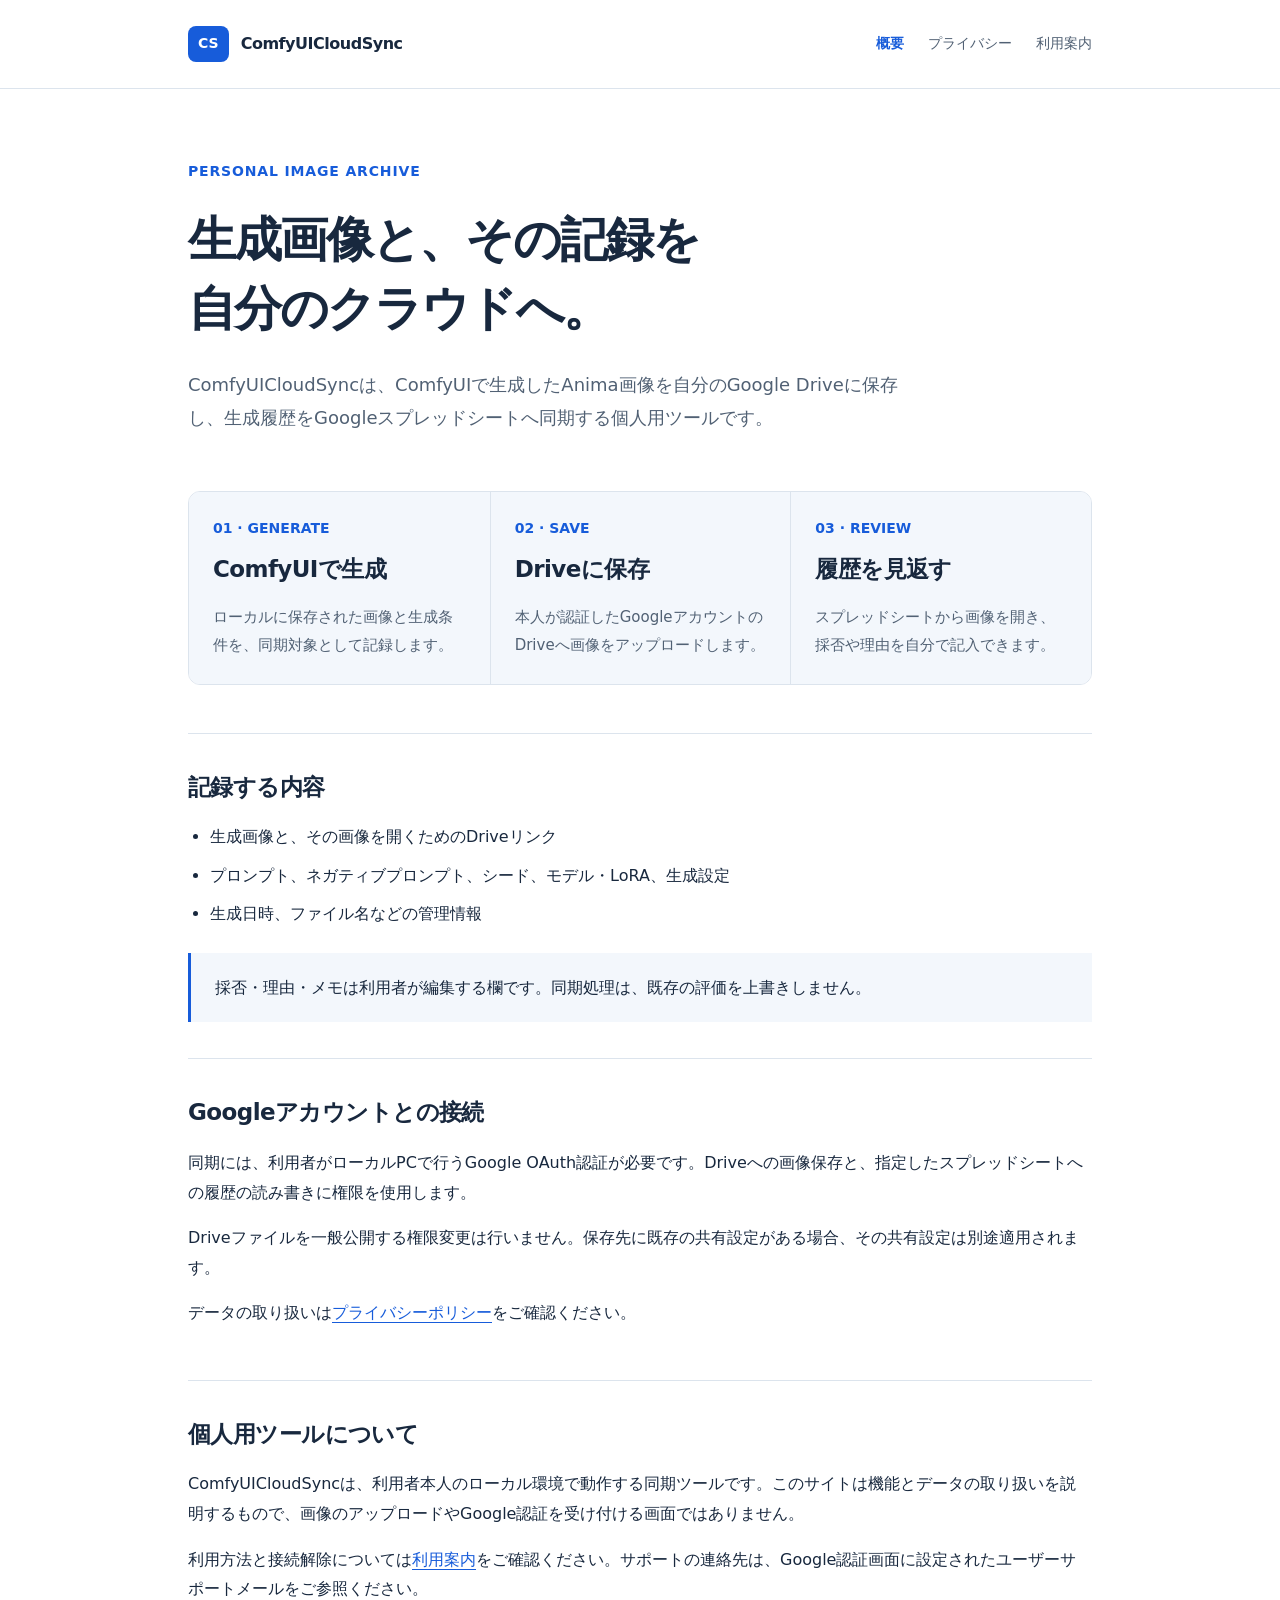
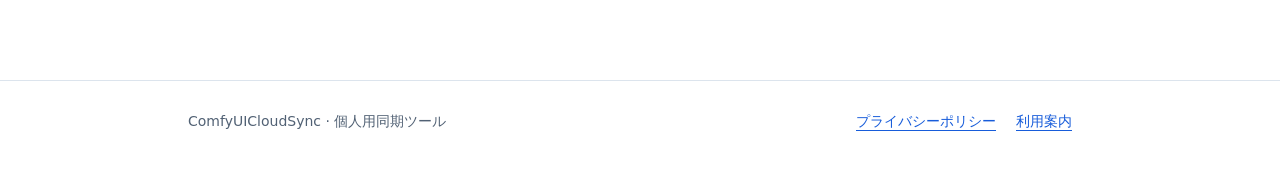
<file: index.html>
<!doctype html>
<html lang="ja"><head><meta charset="utf-8"><meta name="viewport" content="width=device-width,initial-scale=1"><title>ComfyUICloudSync — 生成画像と履歴を自分のクラウドへ</title><meta name="description" content="ComfyUICloudSyncは、ComfyUIで生成したAnima画像を自分のGoogle Driveに保存し、生成履歴をGoogleスプレッドシートへ同期する個人用ツールです。"><link rel="stylesheet" href="./style.css"><link rel="icon" type="image/svg+xml" href="data:image/svg+xml,%3Csvg xmlns='http://www.w3.org/2000/svg' viewBox='0 0 32 32'%3E%3Crect width='32' height='32' rx='7' fill='%23175cda'/%3E%3Cpath d='M22 9H13a7 7 0 000 14h9M14 13h7M14 19h7' fill='none' stroke='white' stroke-width='3'/%3E%3C/svg%3E"></head>
<body><a class="skip" href="#main">本文へ移動</a><header><div class="shell bar"><a class="brand" href="./"><span class="mark" aria-hidden="true">CS</span>ComfyUICloudSync</a><nav aria-label="メインナビゲーション"><a href="./" aria-current="page">概要</a><a href="./privacy/">プライバシー</a><a href="./terms/">利用案内</a></nav></div></header>
<main id="main" class="shell"><section class="intro"><p class="eyebrow">PERSONAL IMAGE ARCHIVE</p><h1>生成画像と、その記録を<br>自分のクラウドへ。</h1><p class="lead">ComfyUICloudSyncは、ComfyUIで生成したAnima画像を自分のGoogle Driveに保存し、生成履歴をGoogleスプレッドシートへ同期する個人用ツールです。</p></section>
<div class="flow" aria-label="同期の流れ"><article><span class="num">01 · GENERATE</span><h2>ComfyUIで生成</h2><p>ローカルに保存された画像と生成条件を、同期対象として記録します。</p></article><article><span class="num">02 · SAVE</span><h2>Driveに保存</h2><p>本人が認証したGoogleアカウントのDriveへ画像をアップロードします。</p></article><article><span class="num">03 · REVIEW</span><h2>履歴を見返す</h2><p>スプレッドシートから画像を開き、採否や理由を自分で記入できます。</p></article></div>
<section class="section"><h2>記録する内容</h2><ul><li>生成画像と、その画像を開くためのDriveリンク</li><li>プロンプト、ネガティブプロンプト、シード、モデル・LoRA、生成設定</li><li>生成日時、ファイル名などの管理情報</li></ul><p class="note">採否・理由・メモは利用者が編集する欄です。同期処理は、既存の評価を上書きしません。</p></section>
<section class="section"><h2>Googleアカウントとの接続</h2><p>同期には、利用者がローカルPCで行うGoogle OAuth認証が必要です。Driveへの画像保存と、指定したスプレッドシートへの履歴の読み書きに権限を使用します。</p><p>Driveファイルを一般公開する権限変更は行いません。保存先に既存の共有設定がある場合、その共有設定は別途適用されます。</p><p>データの取り扱いは<a href="./privacy/">プライバシーポリシー</a>をご確認ください。</p></section>
<section class="section"><h2>個人用ツールについて</h2><p>ComfyUICloudSyncは、利用者本人のローカル環境で動作する同期ツールです。このサイトは機能とデータの取り扱いを説明するもので、画像のアップロードやGoogle認証を受け付ける画面ではありません。</p><p>利用方法と接続解除については<a href="./terms/">利用案内</a>をご確認ください。サポートの連絡先は、Google認証画面に設定されたユーザーサポートメールをご参照ください。</p></section></main>
<footer><div class="shell foot"><span>ComfyUICloudSync · 個人用同期ツール</span><div><a href="./privacy/">プライバシーポリシー</a><a href="./terms/">利用案内</a></div></div></footer></body></html>
</file>
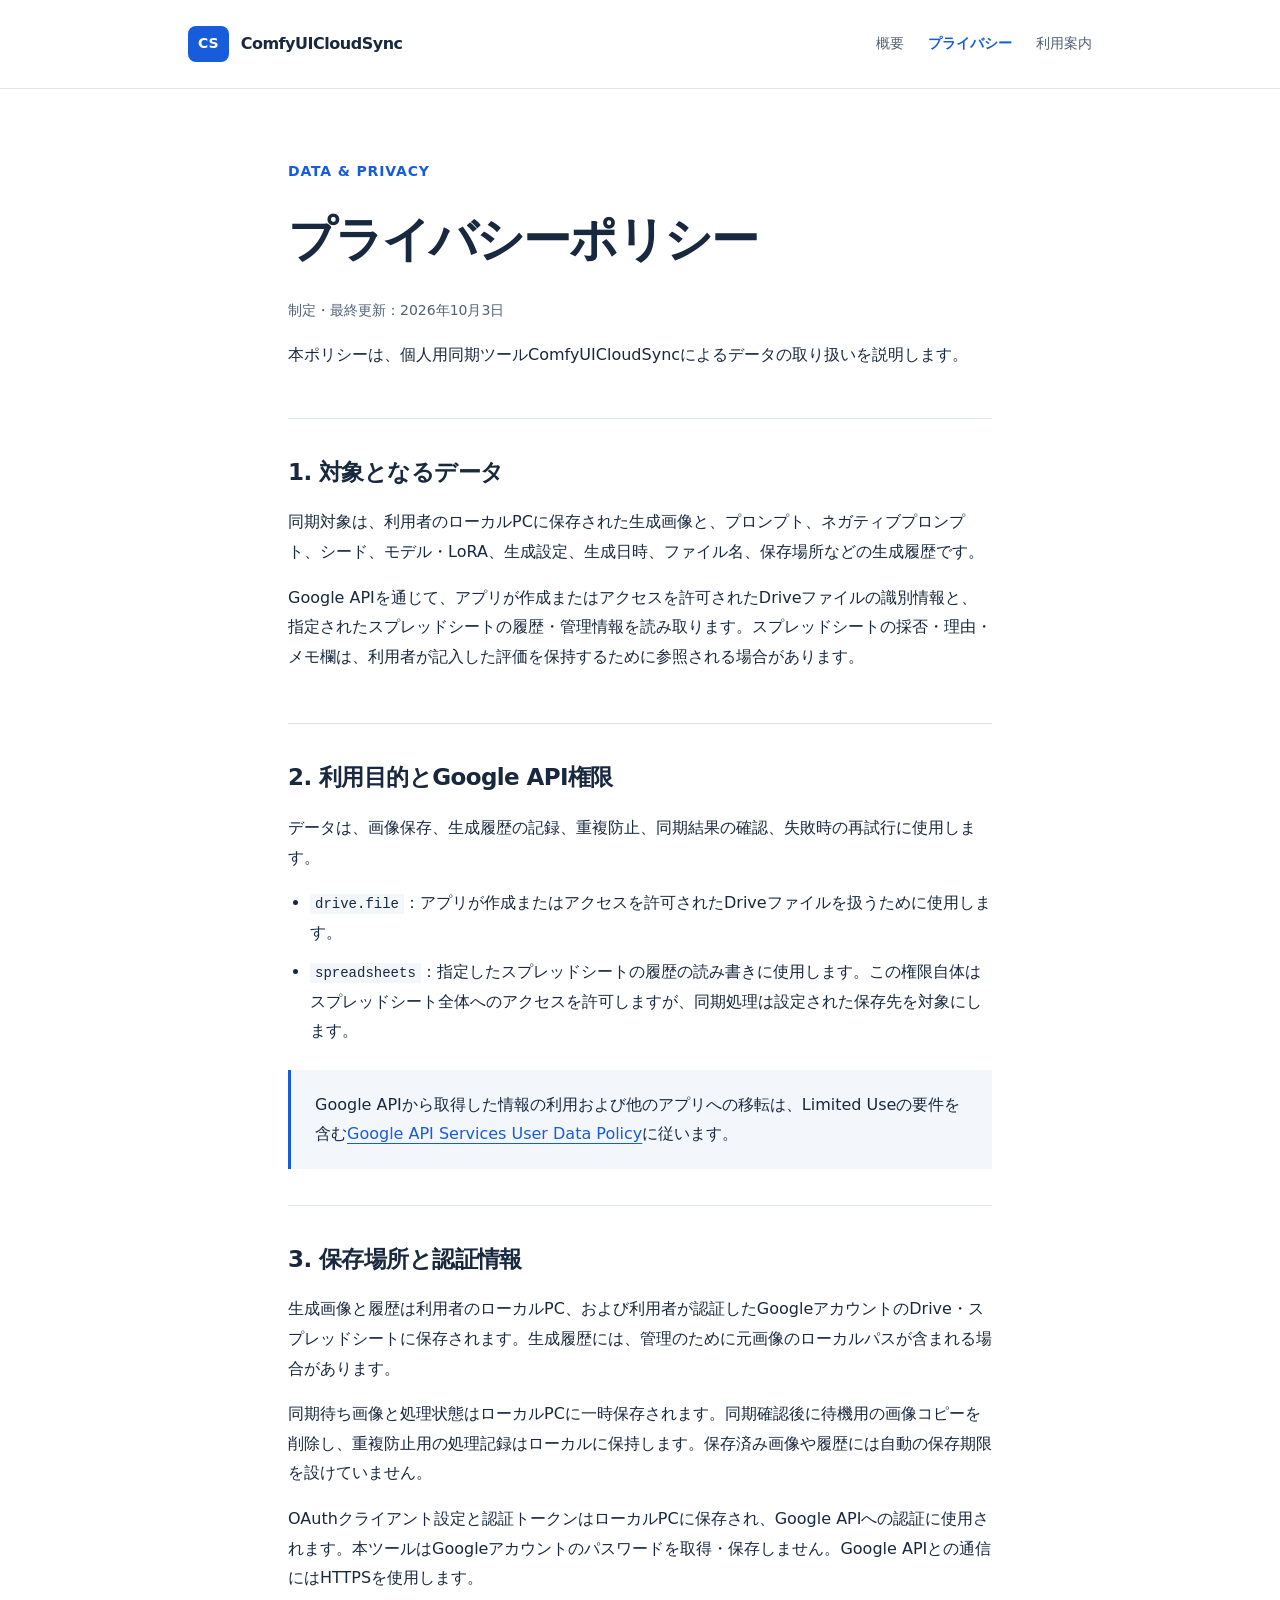
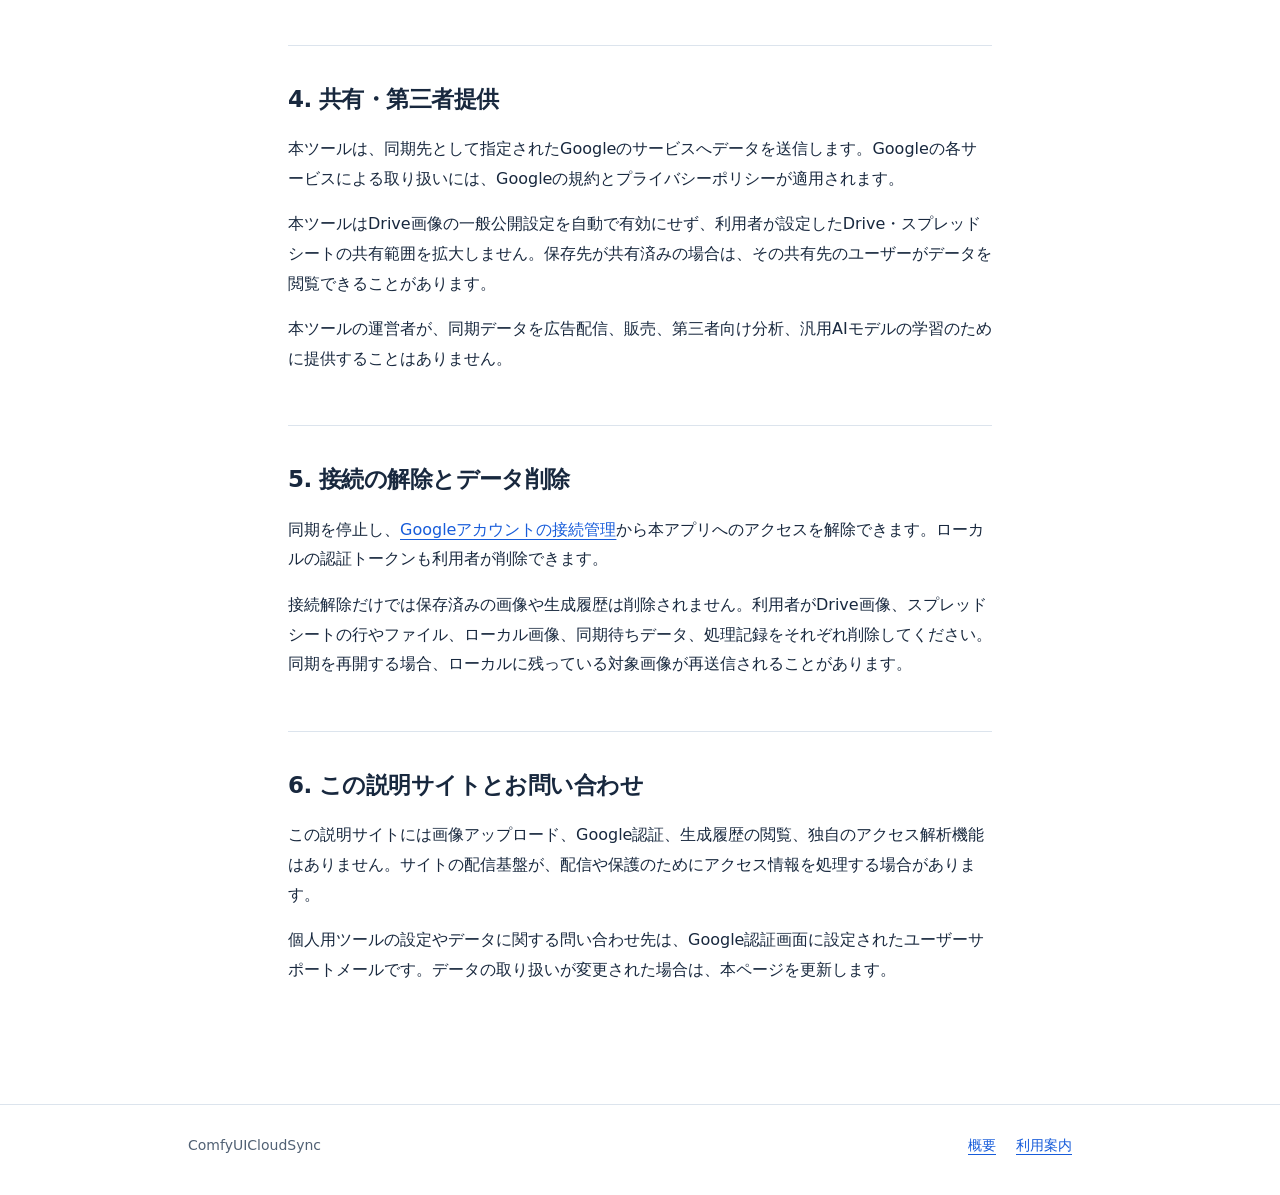
<file: privacy/index.html>
<!doctype html>
<html lang="ja"><head><meta charset="utf-8"><meta name="viewport" content="width=device-width,initial-scale=1"><title>プライバシーポリシー | ComfyUICloudSync</title><meta name="description" content="ComfyUICloudSyncによる画像・生成履歴・Google APIデータ・認証情報の取り扱いを説明します。"><link rel="stylesheet" href="../style.css"><link rel="icon" type="image/svg+xml" href="data:image/svg+xml,%3Csvg xmlns='http://www.w3.org/2000/svg' viewBox='0 0 32 32'%3E%3Crect width='32' height='32' rx='7' fill='%23175cda'/%3E%3Cpath d='M22 9H13a7 7 0 000 14h9M14 13h7M14 19h7' fill='none' stroke='white' stroke-width='3'/%3E%3C/svg%3E"></head><body><a class="skip" href="#main">本文へ移動</a><header><div class="shell bar"><a class="brand" href="../"><span class="mark" aria-hidden="true">CS</span>ComfyUICloudSync</a><nav aria-label="メインナビゲーション"><a href="../">概要</a><a href="../privacy/" aria-current="page">プライバシー</a><a href="../terms/">利用案内</a></nav></div></header>
<main id="main" class="shell legal"><div class="intro"><p class="eyebrow">DATA &amp; PRIVACY</p><h1>プライバシーポリシー</h1><p class="date">制定・最終更新：2026年10月3日</p><p>本ポリシーは、個人用同期ツールComfyUICloudSyncによるデータの取り扱いを説明します。</p></div>
<section class="section"><h2>1. 対象となるデータ</h2><p>同期対象は、利用者のローカルPCに保存された生成画像と、プロンプト、ネガティブプロンプト、シード、モデル・LoRA、生成設定、生成日時、ファイル名、保存場所などの生成履歴です。</p><p>Google APIを通じて、アプリが作成またはアクセスを許可されたDriveファイルの識別情報と、指定されたスプレッドシートの履歴・管理情報を読み取ります。スプレッドシートの採否・理由・メモ欄は、利用者が記入した評価を保持するために参照される場合があります。</p></section>
<section class="section"><h2>2. 利用目的とGoogle API権限</h2><p>データは、画像保存、生成履歴の記録、重複防止、同期結果の確認、失敗時の再試行に使用します。</p><ul><li><code>drive.file</code>：アプリが作成またはアクセスを許可されたDriveファイルを扱うために使用します。</li><li><code>spreadsheets</code>：指定したスプレッドシートの履歴の読み書きに使用します。この権限自体はスプレッドシート全体へのアクセスを許可しますが、同期処理は設定された保存先を対象にします。</li></ul><p class="note">Google APIから取得した情報の利用および他のアプリへの移転は、Limited Useの要件を含む<a href="https://developers.google.com/terms/api-services-user-data-policy">Google API Services User Data Policy</a>に従います。</p></section>
<section class="section"><h2>3. 保存場所と認証情報</h2><p>生成画像と履歴は利用者のローカルPC、および利用者が認証したGoogleアカウントのDrive・スプレッドシートに保存されます。生成履歴には、管理のために元画像のローカルパスが含まれる場合があります。</p><p>同期待ち画像と処理状態はローカルPCに一時保存されます。同期確認後に待機用の画像コピーを削除し、重複防止用の処理記録はローカルに保持します。保存済み画像や履歴には自動の保存期限を設けていません。</p><p>OAuthクライアント設定と認証トークンはローカルPCに保存され、Google APIへの認証に使用されます。本ツールはGoogleアカウントのパスワードを取得・保存しません。Google APIとの通信にはHTTPSを使用します。</p></section>
<section class="section"><h2>4. 共有・第三者提供</h2><p>本ツールは、同期先として指定されたGoogleのサービスへデータを送信します。Googleの各サービスによる取り扱いには、Googleの規約とプライバシーポリシーが適用されます。</p><p>本ツールはDrive画像の一般公開設定を自動で有効にせず、利用者が設定したDrive・スプレッドシートの共有範囲を拡大しません。保存先が共有済みの場合は、その共有先のユーザーがデータを閲覧できることがあります。</p><p>本ツールの運営者が、同期データを広告配信、販売、第三者向け分析、汎用AIモデルの学習のために提供することはありません。</p></section>
<section class="section"><h2>5. 接続の解除とデータ削除</h2><p>同期を停止し、<a href="https://myaccount.google.com/connections">Googleアカウントの接続管理</a>から本アプリへのアクセスを解除できます。ローカルの認証トークンも利用者が削除できます。</p><p>接続解除だけでは保存済みの画像や生成履歴は削除されません。利用者がDrive画像、スプレッドシートの行やファイル、ローカル画像、同期待ちデータ、処理記録をそれぞれ削除してください。同期を再開する場合、ローカルに残っている対象画像が再送信されることがあります。</p></section>
<section class="section"><h2>6. この説明サイトとお問い合わせ</h2><p>この説明サイトには画像アップロード、Google認証、生成履歴の閲覧、独自のアクセス解析機能はありません。サイトの配信基盤が、配信や保護のためにアクセス情報を処理する場合があります。</p><p>個人用ツールの設定やデータに関する問い合わせ先は、Google認証画面に設定されたユーザーサポートメールです。データの取り扱いが変更された場合は、本ページを更新します。</p></section></main><footer><div class="shell foot"><span>ComfyUICloudSync</span><div><a href="../">概要</a><a href="../terms/">利用案内</a></div></div></footer></body></html>
</file>
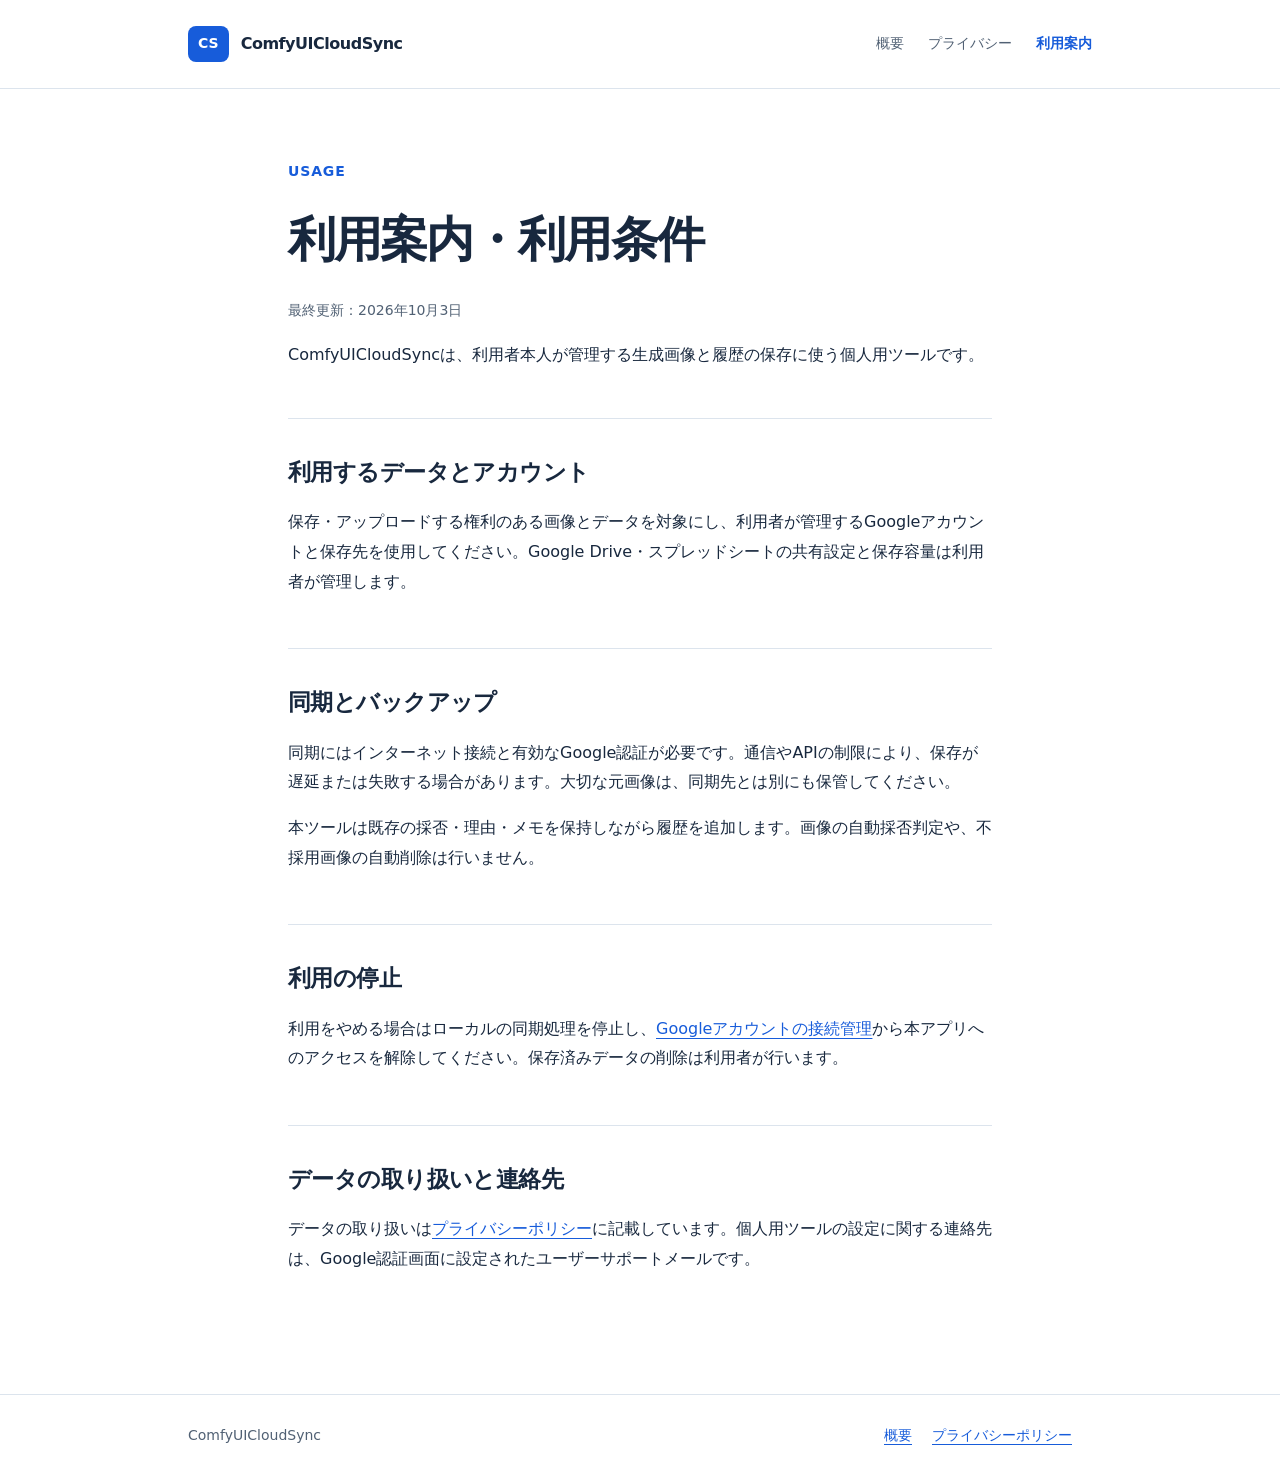
<file: terms/index.html>
<!doctype html>
<html lang="ja"><head><meta charset="utf-8"><meta name="viewport" content="width=device-width,initial-scale=1"><title>利用案内 | ComfyUICloudSync</title><meta name="description" content="ComfyUICloudSyncの利用条件、保存先、同期の停止と接続解除について説明します。"><link rel="stylesheet" href="../style.css"><link rel="icon" type="image/svg+xml" href="data:image/svg+xml,%3Csvg xmlns='http://www.w3.org/2000/svg' viewBox='0 0 32 32'%3E%3Crect width='32' height='32' rx='7' fill='%23175cda'/%3E%3Cpath d='M22 9H13a7 7 0 000 14h9M14 13h7M14 19h7' fill='none' stroke='white' stroke-width='3'/%3E%3C/svg%3E"></head><body><a class="skip" href="#main">本文へ移動</a><header><div class="shell bar"><a class="brand" href="../"><span class="mark" aria-hidden="true">CS</span>ComfyUICloudSync</a><nav aria-label="メインナビゲーション"><a href="../">概要</a><a href="../privacy/">プライバシー</a><a href="../terms/" aria-current="page">利用案内</a></nav></div></header><main id="main" class="shell legal"><div class="intro"><p class="eyebrow">USAGE</p><h1>利用案内・利用条件</h1><p class="date">最終更新：2026年10月3日</p><p>ComfyUICloudSyncは、利用者本人が管理する生成画像と履歴の保存に使う個人用ツールです。</p></div><section class="section"><h2>利用するデータとアカウント</h2><p>保存・アップロードする権利のある画像とデータを対象にし、利用者が管理するGoogleアカウントと保存先を使用してください。Google Drive・スプレッドシートの共有設定と保存容量は利用者が管理します。</p></section><section class="section"><h2>同期とバックアップ</h2><p>同期にはインターネット接続と有効なGoogle認証が必要です。通信やAPIの制限により、保存が遅延または失敗する場合があります。大切な元画像は、同期先とは別にも保管してください。</p><p>本ツールは既存の採否・理由・メモを保持しながら履歴を追加します。画像の自動採否判定や、不採用画像の自動削除は行いません。</p></section><section class="section"><h2>利用の停止</h2><p>利用をやめる場合はローカルの同期処理を停止し、<a href="https://myaccount.google.com/connections">Googleアカウントの接続管理</a>から本アプリへのアクセスを解除してください。保存済みデータの削除は利用者が行います。</p></section><section class="section"><h2>データの取り扱いと連絡先</h2><p>データの取り扱いは<a href="../privacy/">プライバシーポリシー</a>に記載しています。個人用ツールの設定に関する連絡先は、Google認証画面に設定されたユーザーサポートメールです。</p></section></main><footer><div class="shell foot"><span>ComfyUICloudSync</span><div><a href="../">概要</a><a href="../privacy/">プライバシーポリシー</a></div></div></footer></body></html>
</file>
<file: style.css>
:root{color-scheme:light;--ink:#18283e;--muted:#516174;--line:#dce4ed;--blue:#175cda;--wash:#f3f7fc;--max:960px}*{box-sizing:border-box}body{margin:0;background:#fff;color:var(--ink);font:16px/1.85 system-ui,-apple-system,"Segoe UI","Noto Sans JP",sans-serif}a{color:var(--blue);text-underline-offset:4px}a:hover{text-decoration-thickness:2px}a:focus-visible{outline:3px solid var(--blue);outline-offset:5px}.skip{position:absolute;left:16px;top:-80px;background:white;padding:8px}.skip:focus{top:8px}.shell{max-width:var(--max);margin:auto;padding:0 28px}header{border-bottom:1px solid var(--line)}.bar{display:flex;align-items:center;justify-content:space-between;gap:24px;min-height:88px}.brand{display:flex;gap:12px;align-items:center;text-decoration:none;color:var(--ink);font-weight:750;letter-spacing:-.03em}.mark{font-weight:800;background:var(--blue);color:#fff;font-size:14px;padding:5px 10px;border-radius:8px;letter-spacing:0}nav{display:flex;flex-wrap:wrap;gap:12px 24px;font-size:14px}nav a{color:var(--muted);text-decoration:none}nav a[aria-current=page]{color:var(--blue);font-weight:700}.intro{padding:70px 0 48px}.eyebrow{color:var(--blue);font-size:14px;font-weight:700;letter-spacing:.06em;margin:0 0 20px}h1{font-size:clamp(30px,5vw,48px);line-height:1.45;letter-spacing:-.04em;margin:0 0 24px;font-weight:750}h2{font-size:23px;line-height:1.5;letter-spacing:-.025em;margin:0 0 18px}h3{font-size:18px;margin:0 0 12px}.lead{font-size:18px;max-width:740px;color:var(--muted);margin:0}p{margin:0 0 16px}.flow{display:grid;grid-template-columns:repeat(3,minmax(0,1fr));margin:8px 0 48px;border:1px solid var(--line);border-radius:12px;overflow:hidden}.flow article{padding:24px;background:var(--wash)}.flow article+article{border-left:1px solid var(--line)}.num{display:block;color:var(--blue);font-size:14px;font-weight:750;margin-bottom:10px}.flow p{color:var(--muted);font-size:15px;margin:0}.section{padding:36px 0;border-top:1px solid var(--line)}.section ul{padding-left:22px;margin-bottom:0}.section li+li{margin-top:9px}.note{padding:20px 24px;margin:24px 0 0;border-left:3px solid var(--blue);background:var(--wash)}.legal{max-width:760px;padding-bottom:44px}.legal .intro{padding-bottom:32px}.date{font-size:14px;color:var(--muted)}footer{border-top:1px solid var(--line);margin-top:24px;padding:28px 0 36px;color:var(--muted);font-size:14px}.foot{display:flex;justify-content:space-between;flex-wrap:wrap;gap:12px}footer a{margin-right:20px}code{font-size:14px;background:var(--wash);padding:2px 5px;overflow-wrap:anywhere}main{padding-bottom:32px}@media(max-width:640px){.shell{padding:0 20px}.bar{padding:20px 0;display:block}.brand{margin-bottom:14px}nav{gap:8px 20px}.intro{padding-top:44px}.flow{grid-template-columns:1fr}.flow article+article{border-left:none;border-top:1px solid var(--line)}h1{font-size:30px}.section{padding:28px 0}}
</file>
